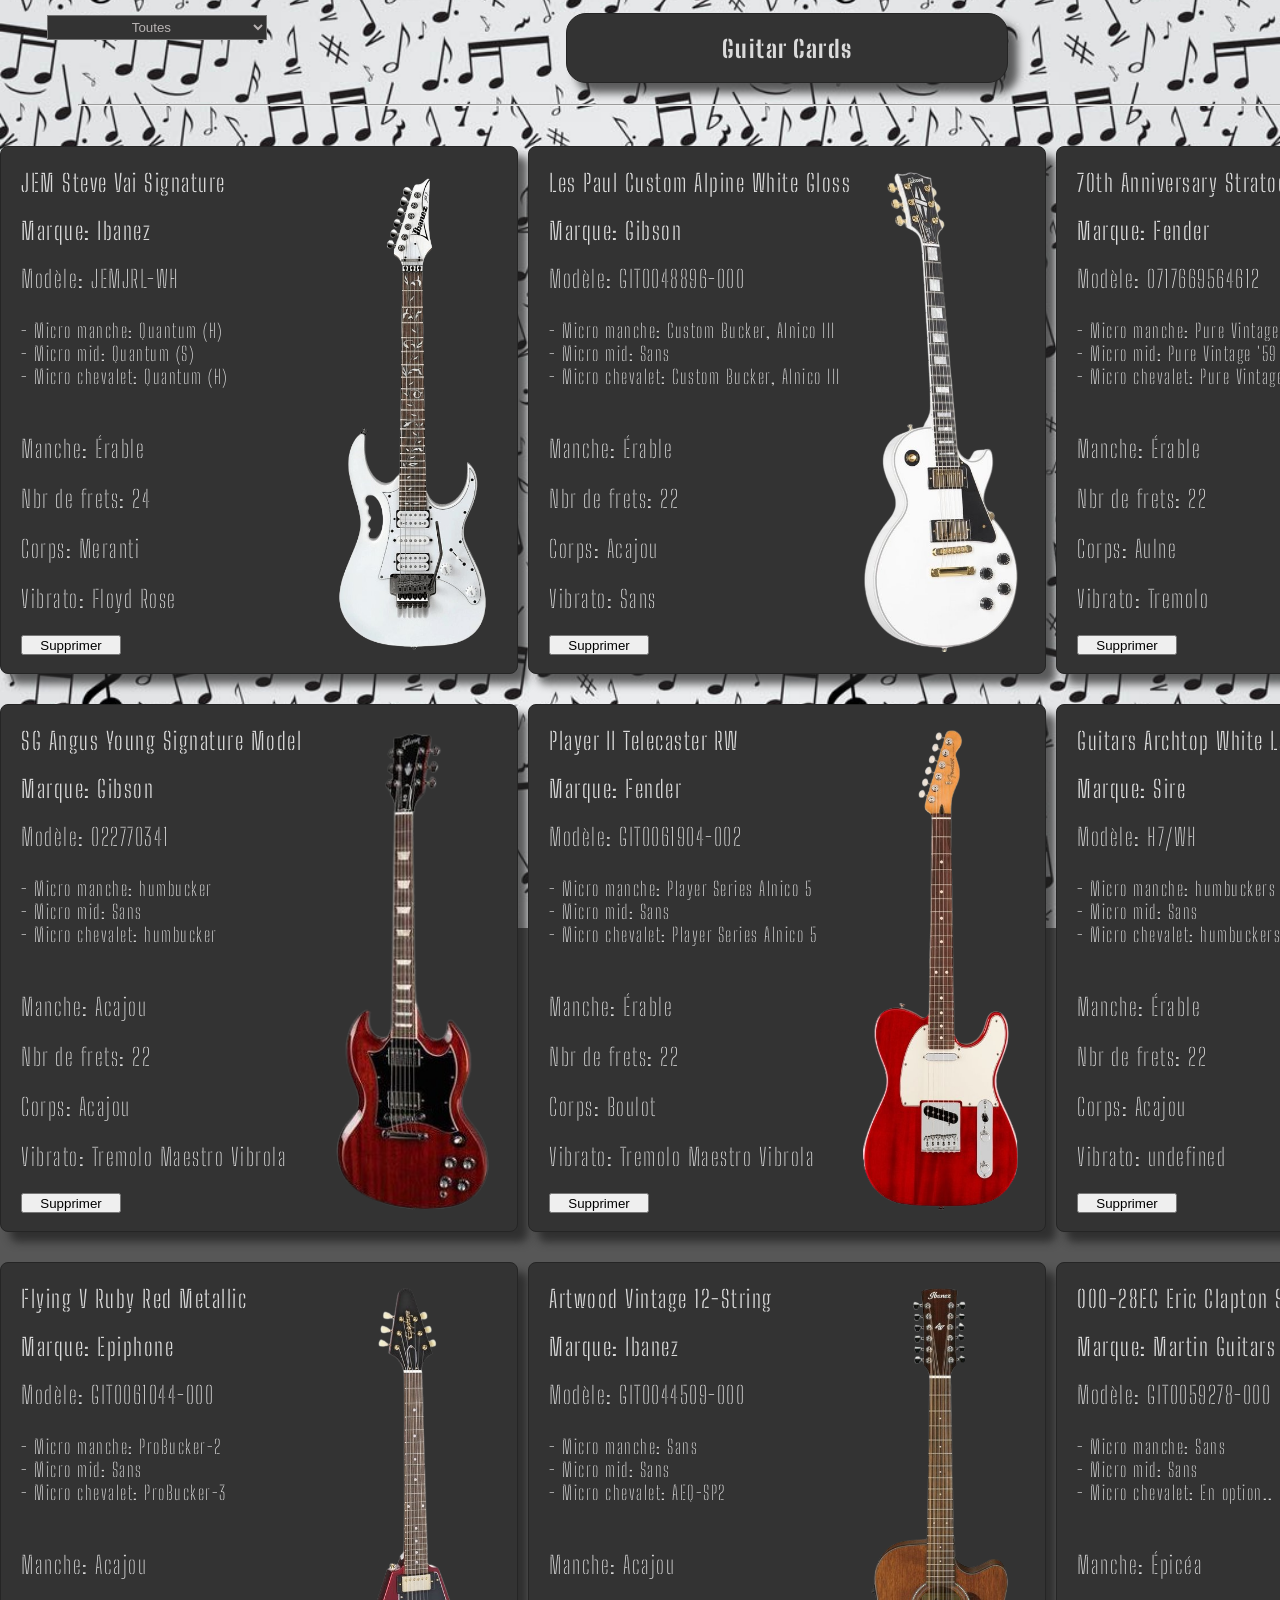
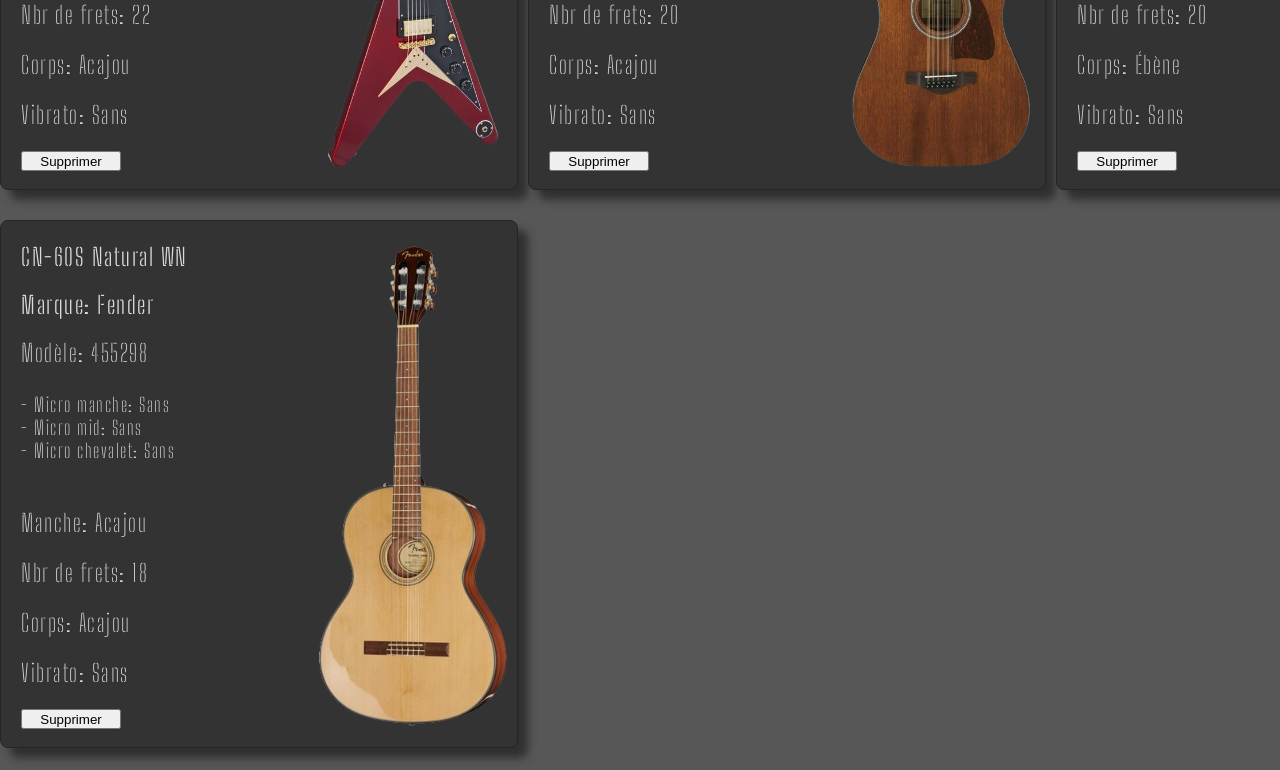
<file: index.html>
<!DOCTYPE html>
<html>
  <head>
	<meta charset="utf-8">
	<meta name="viewport" content="width=device-width, initial-scale=1">
	<link rel="stylesheet" href="./html/style.css">
    <script src="./scripts/objects.js"></script>
    <script defer src="./scripts/script.js"></script>
    <link rel="preconnect" href="https://fonts.googleapis.com">
    <link rel="preconnect" href="https://fonts.gstatic.com" crossorigin>
    <link href="https://fonts.googleapis.com/css2?family=Big+Shoulders+Stencil:opsz,wght@10..72,100..900&display=swap" rel="stylesheet">
	<title>Collection Cards</title>
  </head>
  <body>
    <select class="Style de guitare">
        <option value="all">Toutes</option>
        <option id="acoustic" value="acoustic">Acoustiques / classiques</option>
        <option id="electric" value="electric">Electriques</option>
    </select>
    <div class="principal-title">
        <h2 class="title">Guitar Cards</h2>
    </div>
    <hr>
    <!-- div we need to add guitar list collection-->
    <div class="guitar-container" id="guitar-container">
    </div>
  </body>
</html>
</file>
<file: html/style.css>
body {
  height: 98vh;
  width: 98vw;
  display: grid;
  margin: 0;
  grid-template-rows: 6em 50px 1fr;
  grid-template-columns: 1fr;
  background-color: #575757;
  color: #dadada;
  position: absolute;
  background-image: url('../assets/bg.jpg');
  background-repeat: no-repeat;
  background-position: center;
  background-size: cover;
  background-attachment: fixed;
  font-family: "Big Shoulders Stencil", sans-serif;
  font-optical-sizing: auto;
  font-weight: 400;
  font-style: normal;
  letter-spacing: 1.5px;
}

select {
  position: relative;
  top: 15px;
  right: 40%;
  text-align: center;
  background-color: #333333;
  color: #b8b3b3;
  width: 220px;
  height: 25px;
  margin: 0 auto;
  grid-row: 1 / 2;
  grid-column: 1 / 2;
}

.principal-title {
  display: block;
  margin-top: auto;
  margin-bottom: auto;
  border: 1px solid #252525;
  border-radius: 20px;
  box-shadow: 10px 10px 8px rgb(31, 31, 31, 0.7);
  background-color: #333333;
  object-fit: contain;
  text-align: center;
  margin-left: 35.4em;
  margin-right: 35.4em;
  grid-column: 1 / 2;
  grid-row: 1 / 2;
  font-weight: 400;
}

h3.title-card {
  grid-row: 1 / 2;
  grid-column: 1 / 3;
  font-weight: 200;
  font-size: 1.5em;
}

h3 {
  grid-row: 2 / 3;
  grid-column: 1 / 2;
  position: relative;
  bottom: 28px;
  font-weight: 200;
  font-size: 1.5em;
}

h4 {
  grid-row: 2 / 3;
  grid-column: 1 / 2;
  position: relative;
  top: 12px;
  font-weight: 100;
  font-size: 1.5em;
}

.pickups {
    grid-row: 2 / 3;
    grid-column: 1 / 3;
    position: relative;
    top: 80px;
    font-weight: 100;
    font-size: 1.2em;
    z-index: 1;
  }

.neck {
  grid-row: 3 / 4;
  grid-column: 1 / 2;
  position: relative;
  top: 0px;
  font-weight: 100;
  font-size: 1.5em;
}

.frets {
  grid-row: 3 / 4;
  grid-column: 1 / 2;
  position: relative;
  top: 50px;
  font-weight: 100;
  font-size: 1.5em;
}

.guitar-body {
  grid-row: 3 / 4;
  grid-column: 1 / 2;
  position: relative;
  top: 100px;
  font-weight: 100;
  font-size: 1.5em;
}

.vibrato {
  grid-row: 3 / 4;
  grid-column: 1 / 2;
  position: relative;
  top: 150px;
  font-weight: 100;
  font-size: 1.5em;
}

.button-delete {
  width: 100px;
  height: 20px;
  grid-row: 4 / 5;
  grid-column: 1 / 2;
  position: relative;
  top: 65px;
}

hr {
  text-align: center;
  width: 90%;
  margin-bottom: 55px;
  grid-row: 2 / 3;
  grid-column: 1 / 2;
}

.guitar-container { 
  width: 100%;
  grid-row: 3 / 4;
  display: grid;
  grid-template-columns: 1fr 1fr 1fr;
  gap: 10px;
}
  
.guitar-card {
  padding-left: 20px;
  display: block;
  margin: 0 auto;
  max-width: 100%;
  object-fit: contain;
  height: 33em;
  border: 1px solid #252525;
  border-radius: 8px;
  box-shadow: 10px 10px 8px rgb(31, 31, 31, 0.7);
  padding-top: 25px;
  box-sizing: border-box;
  display: grid;
  grid-template-columns: 18em 13em;
  grid-template-rows: 3em;
  background-color: #333333;
  margin-bottom: 20px;
}
  
.guitar-card img {
  display: block;
  margin: 0 auto;
  max-width: 100%;
  object-fit: contain;
  grid-column: 2 / 3;
  grid-row: 1 / 5;
  height: 30em;
}


/* Petits laptops */
@media screen and (max-width: 1024px) {
  .guitar-container { 
    width: 100%;
    grid-row: 3 / 4;
    display: grid;
    grid-template-columns: 1fr 1fr;
    gap: 5px;
  }

  .principal-title {
    display: block;
    margin-top: auto;
    margin-bottom: auto;
    border: 1px solid #252525;
    border-radius: 20px;
    box-shadow: 10px 10px 8px rgb(31, 31, 31, 0.7);
    background-color: #333333;
    object-fit: contain;
    text-align: center;
    margin-left: 25.4em;
    margin-right: 25.4em;
    grid-column: 1 / 2;
    grid-row: 1 / 2;
    font-weight: 400;
  }

}

/* Tablettes */
@media screen and (max-width: 768px) {
  .guitar-container { 
    width: 100%;
    grid-row: 3 / 4;
    display: grid;
    grid-template-columns: 1fr;
    gap: 5px;
  }

  .principal-title {
    display: block;
    margin-top: auto;
    margin-bottom: auto;
    border: 1px solid #252525;
    border-radius: 20px;
    box-shadow: 10px 10px 8px rgb(31, 31, 31, 0.7);
    background-color: #333333;
    object-fit: contain;
    text-align: center;
    margin-left: 12.4em;
    margin-right: 12.4em;
    grid-column: 1 / 2;
    grid-row: 1 / 2;
    font-weight: 400;
  }
}

/* Mobiles */
@media screen and (max-width: 480px) {
  .guitar-container { 
    width: 100%;
    grid-row: 3 / 4;
    display: grid;
    grid-template-columns: 1fr;
    gap: 5px;
  }

  .principal-title {
    display: block;
    margin-top: auto;
    margin-bottom: auto;
    border: 1px solid #252525;
    border-radius: 20px;
    box-shadow: 10px 10px 8px rgb(31, 31, 31, 0.7);
    background-color: #333333;
    object-fit: contain;
    text-align: center;
    margin-left: 5.4em;
    margin-right: 5.4em;
    grid-column: 1 / 2;
    grid-row: 1 / 2;
    font-weight: 400;
  }

  select {
    position: relative;
    top: 100px;
    left: 1%;
    right: 40%;
    text-align: center;
    background-color: #333333;
    color: #b8b3b3;
    width: 220px;
    height: 25px;
    margin: 0 auto;
    grid-row: 1 / 2;
    grid-column: 1 / 2;
  }

  .guitar-card {
    padding-left: 20px;
    display: block;
    margin: 0 auto;
    max-width: 100%;
    object-fit: contain;
    height: 33em;
    border: 1px solid #252525;
    border-radius: 8px;
    box-shadow: 10px 10px 8px rgb(31, 31, 31, 0.7);
    padding-top: 25px;
    box-sizing: border-box;
    display: grid;
    grid-template-columns: 17em 13em;
    grid-template-rows: 3em;
    background-color: #333333;
    margin-bottom: 20px;
  }
}
</file>
